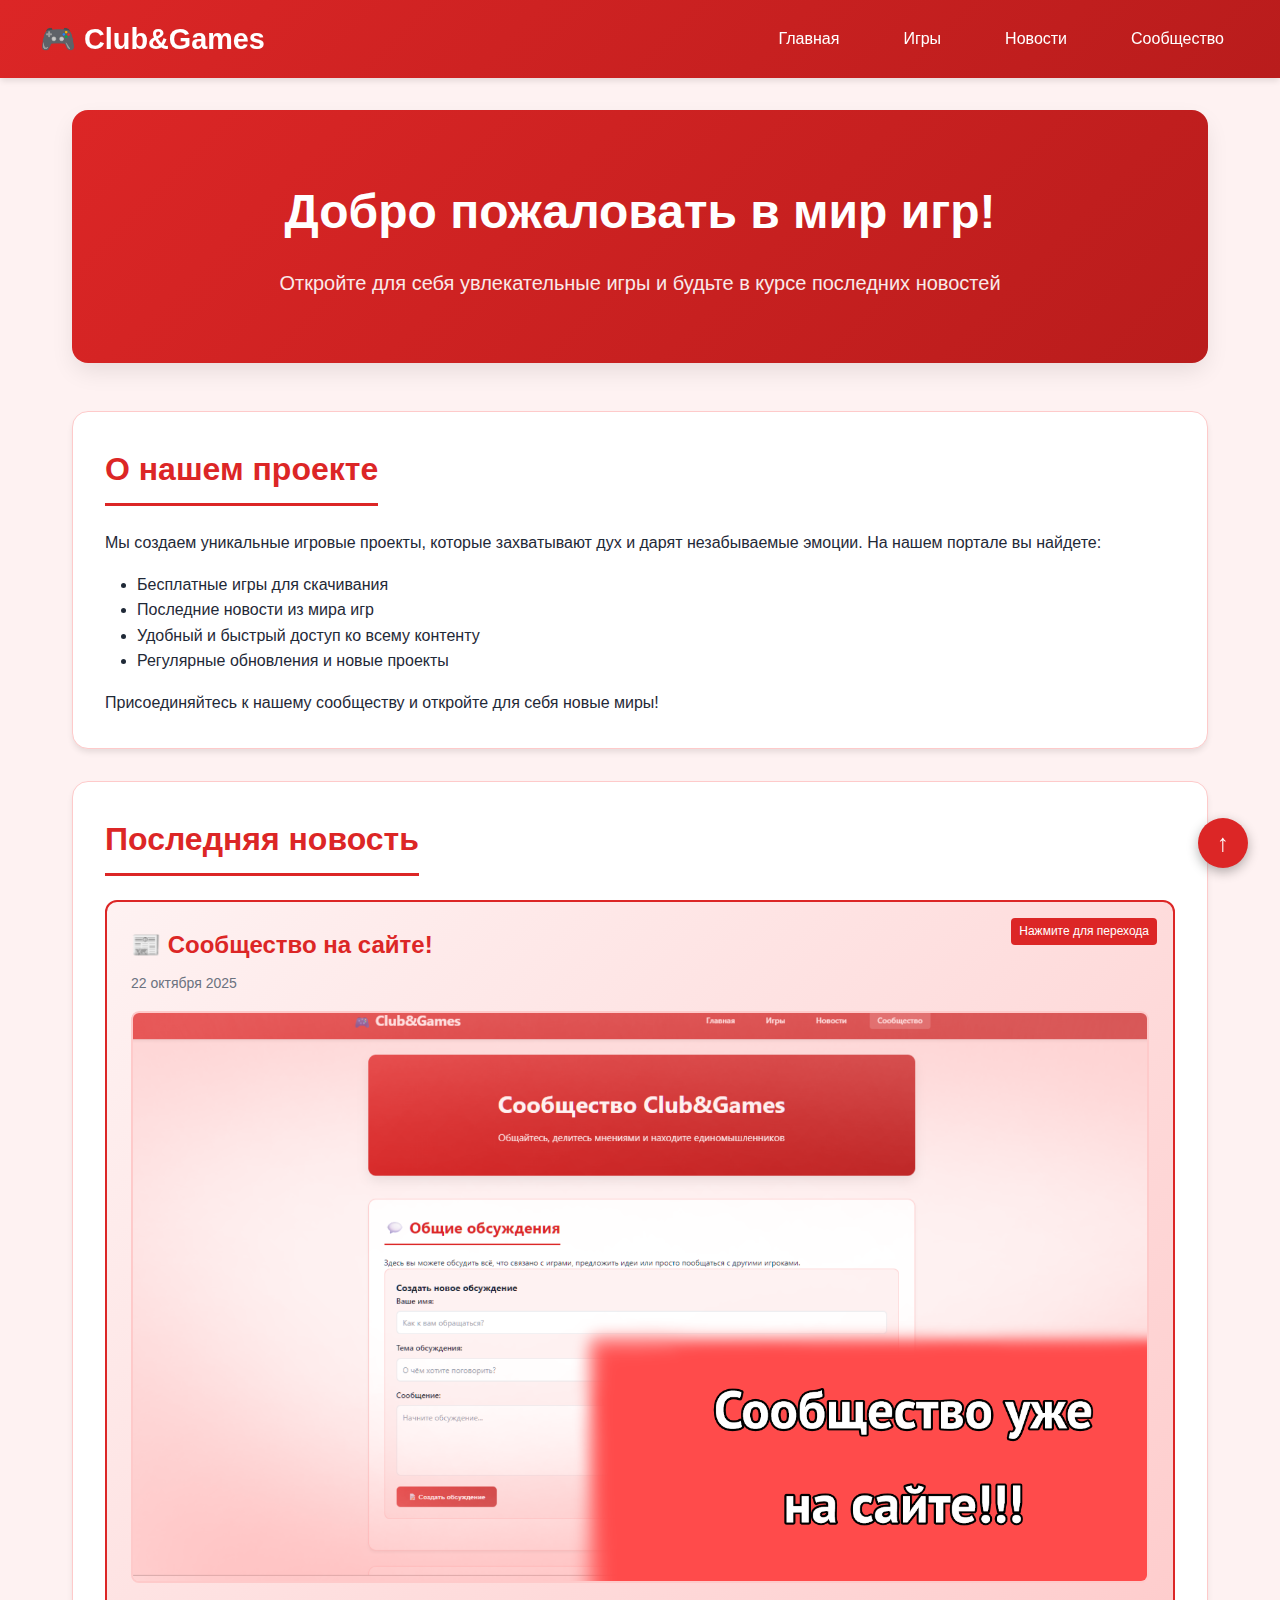
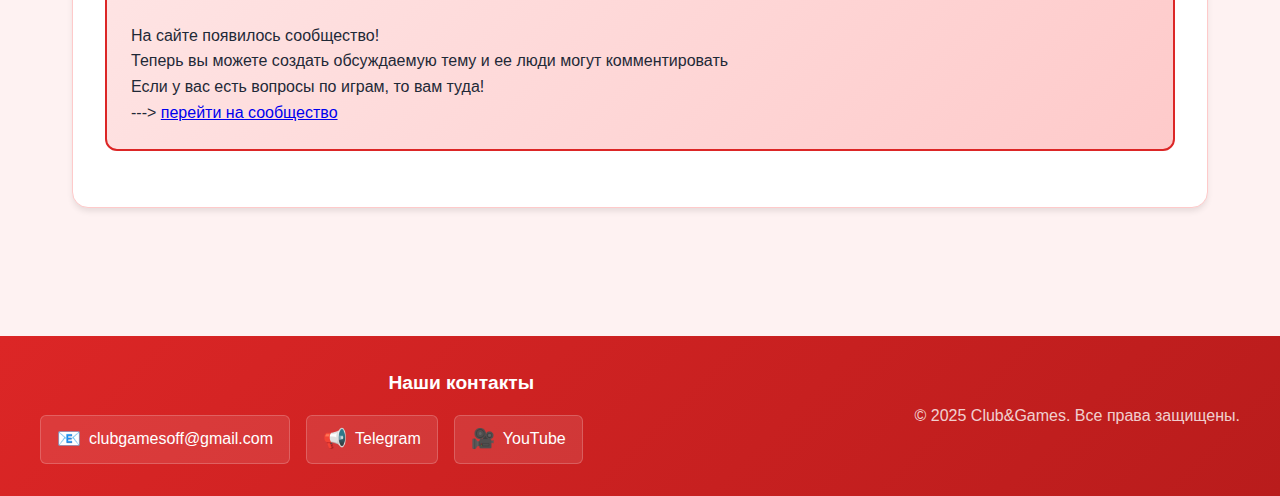
<file: index.html>
<!DOCTYPE html>
<html lang="ru">
<head>
    <meta charset="UTF-8">
    <meta name="viewport" content="width=device-width, initial-scale=1.0">
    <title>Главная - Club&Games</title>
    <link rel="stylesheet" href="style.css">
</head>
<body>
    <header>
        <nav class="navbar">
            <div class="nav-content">
                <a href="index.html" class="nav-brand">🎮 Club&Games</a>
                <ul class="nav-links">
                    <li><a href="index.html">Главная</a></li>
                    <li><a href="games.html">Игры</a></li>
                    <li><a href="news.html">Новости</a></li>
                    <li><a href="community.html">Сообщество</a></li> <!-- Добавьте эту строку -->
                </ul>
            </div>
        </nav>
    </header>

    <main class="container">
        <section class="hero">
            <h1>Добро пожаловать в мир игр!</h1>
            <p>Откройте для себя увлекательные игры и будьте в курсе последних новостей</p>
        </section>

        <section class="content-section">
            <h2>О нашем проекте</h2>
            <p>Мы создаем уникальные игровые проекты, которые захватывают дух и дарят незабываемые эмоции. На нашем портале вы найдете:</p>
            <ul style="margin: 1rem 0; padding-left: 2rem;">
                <li>Бесплатные игры для скачивания</li>
                <li>Последние новости из мира игр</li>
                <li>Удобный и быстрый доступ ко всему контенту</li>
                <li>Регулярные обновления и новые проекты</li>
            </ul>
            <p>Присоединяйтесь к нашему сообществу и откройте для себя новые миры!</p>
        </section>

        <section class="content-section">
            <h2>Последняя новость</h2>
            <div id="latest-news-container">
                <div class="news-card featured">
                    <h3>Загрузка новостей...</h3>
                    <p>Пожалуйста, подождите, новости загружаются.</p>
                </div>
            </div>
        </section>
    </main>

    <a href="#" class="back-to-top">↑</a>

    <footer>
        <div class="footer-content">
            <div class="footer-contacts">
                <h3>Наши контакты</h3>
                <div class="contact-links">
                    <a href="mailto:clubgamesoff@gmail.com?subject=Вопрос%20о%20Club%26Games&body=Здравствуйте!%20Пишу%20по%20поводу..."
                       class="contact-link"
                       title="Написать нам на почту">
                        <span class="contact-icon">📧</span>
                        clubgamesoff@gmail.com
                    </a>
                    <a href="https://t.me/kokochuna" class="contact-link" target="_blank">
                        <span class="contact-icon">📢</span>
                        Telegram
                    </a>
                    <a href="https://www.youtube.com/@kokochuna" class="contact-link" target="_blank">
                        <span class="contact-icon">🎥</span>
                        YouTube
                    </a>
                </div>
            </div>
            <div class="footer-copyright">
                <p>&copy; 2025 Club&Games. Все права защищены.</p>
            </div>
        </div>
    </footer>

    <script src="news-loader.js"></script>
</body>
</html>
</file>
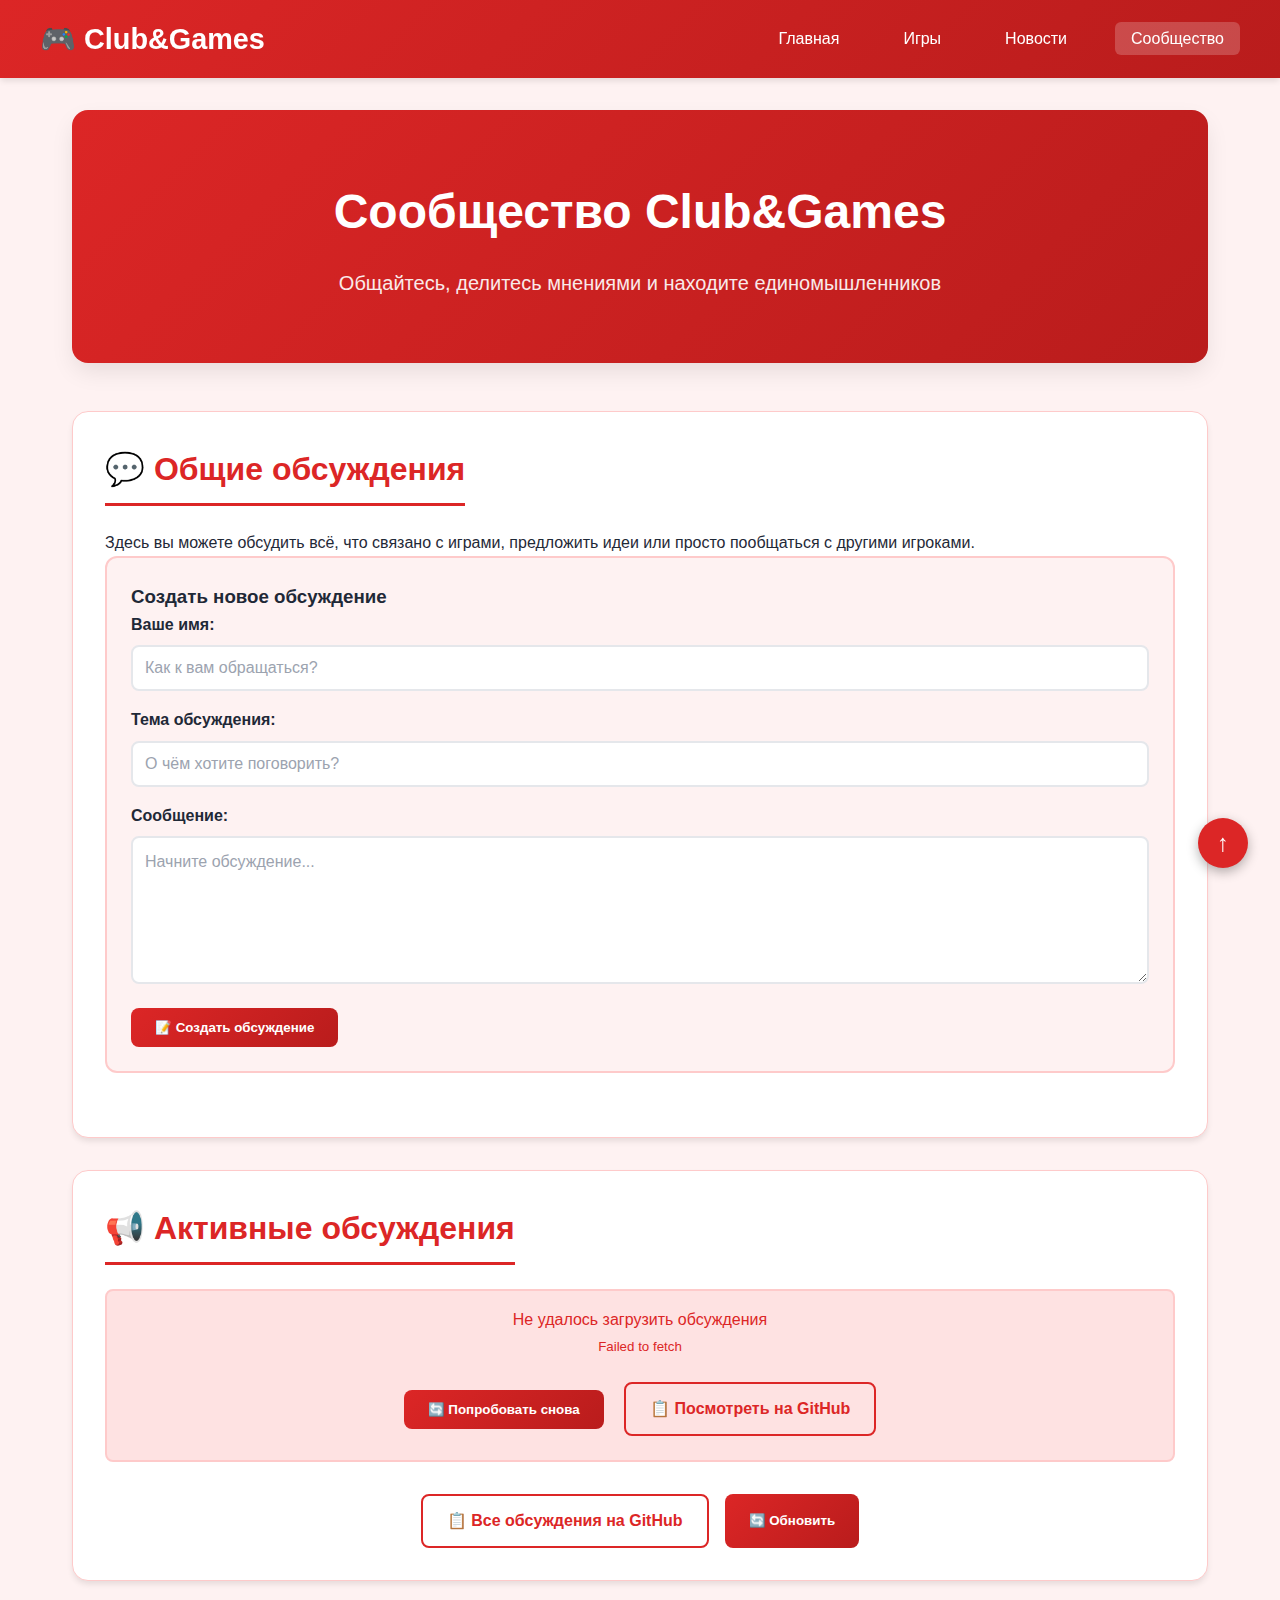
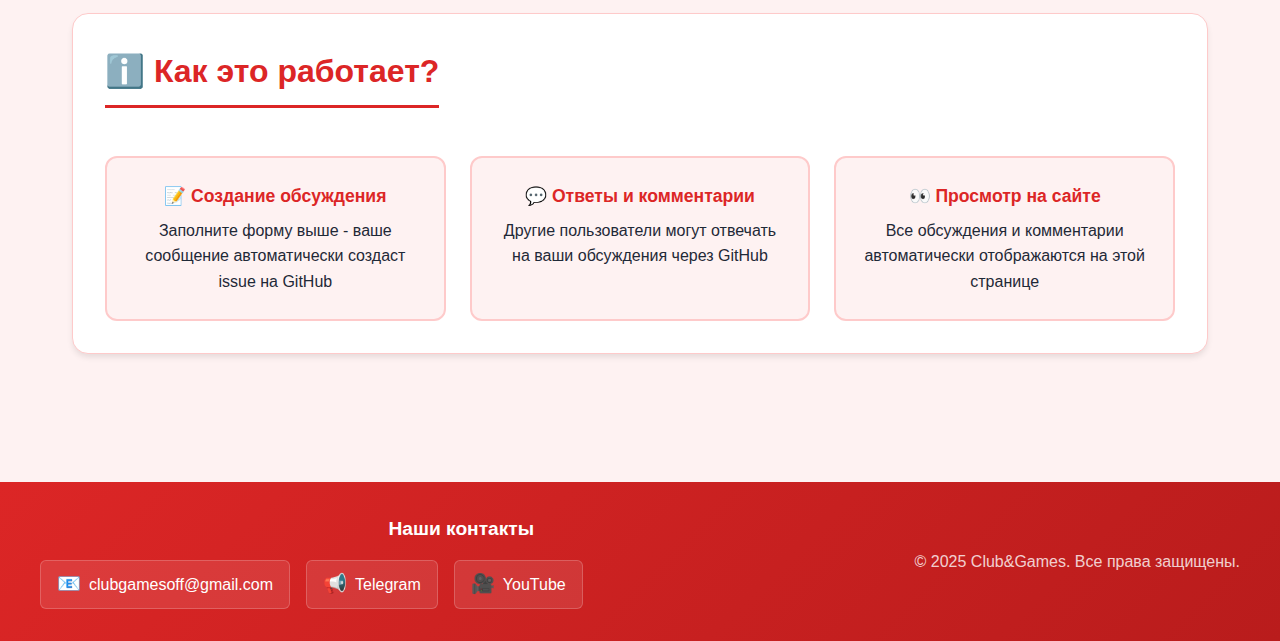
<file: community.html>
﻿<!DOCTYPE html>
<html lang="ru">
<head>
    <meta charset="UTF-8">
    <meta name="viewport" content="width=device-width, initial-scale=1.0">
    <title>Сообщество - Club&Games</title>
    <link rel="stylesheet" href="style.css">
</head>
<body>
    <header>
        <nav class="navbar">
            <div class="nav-content">
                <a href="index.html" class="nav-brand">🎮 Club&Games</a>
                <ul class="nav-links">
                    <li><a href="index.html">Главная</a></li>
                    <li><a href="games.html">Игры</a></li>
                    <li><a href="news.html">Новости</a></li>
                    <li><a href="community.html" class="active">Сообщество</a></li>
                </ul>
            </div>
        </nav>
    </header>

    <main class="container">
        <section class="hero">
            <h1>Сообщество Club&Games</h1>
            <p>Общайтесь, делитесь мнениями и находите единомышленников</p>
        </section>

        <section class="content-section">
            <h2>💬 Общие обсуждения</h2>
            <p>Здесь вы можете обсудить всё, что связано с играми, предложить идеи или просто пообщаться с другими игроками.</p>

            <div class="discussion-form">
                <h3>Создать новое обсуждение</h3>
                <form id="discussion-form">
                    <div class="form-group">
                        <label>Ваше имя:</label>
                        <input type="text" id="discussion-author" placeholder="Как к вам обращаться?" required>
                    </div>
                    <div class="form-group">
                        <label>Тема обсуждения:</label>
                        <input type="text" id="discussion-title" placeholder="О чём хотите поговорить?" required>
                    </div>
                    <div class="form-group">
                        <label>Сообщение:</label>
                        <textarea id="discussion-message" rows="5" placeholder="Начните обсуждение..." required></textarea>
                    </div>
                    <button type="submit" class="btn">
                        📝 Создать обсуждение
                    </button>
                </form>
            </div>
        </section>

        <section class="content-section">
            <h2>📢 Активные обсуждения</h2>
            <div id="discussions-container">
                <div class="loading-message">
                    <p>Загрузка обсуждений...</p>
                </div>
            </div>

            <div class="discussions-actions">
                <a href="https://github.com/ClubGames/club_games/issues?q=is:issue+label:discussion"
                   class="btn btn-outline" target="_blank">
                    📋 Все обсуждения на GitHub
                </a>
                <button onclick="loadDiscussions()" class="btn">
                    🔄 Обновить
                </button>
            </div>
        </section>

        <section class="content-section">
            <h2>ℹ️ Как это работает?</h2>
            <div class="info-cards">
                <div class="info-card">
                    <h3>📝 Создание обсуждения</h3>
                    <p>Заполните форму выше - ваше сообщение автоматически создаст issue на GitHub</p>
                </div>
                <div class="info-card">
                    <h3>💬 Ответы и комментарии</h3>
                    <p>Другие пользователи могут отвечать на ваши обсуждения через GitHub</p>
                </div>
                <div class="info-card">
                    <h3>👀 Просмотр на сайте</h3>
                    <p>Все обсуждения и комментарии автоматически отображаются на этой странице</p>
                </div>
            </div>
        </section>
    </main>

    <a href="#" class="back-to-top">↑</a>

    <footer>
        <div class="footer-content">
            <div class="footer-contacts">
                <h3>Наши контакты</h3>
                <div class="contact-links">
                    <a href="mailto:clubgamesoff@gmail.com?subject=Вопрос%20о%20Club%26Games&body=Здравствуйте!%20Пишу%20по%20поводу..."
                       class="contact-link"
                       title="Написать нам на почту">
                        <span class="contact-icon">📧</span>
                        clubgamesoff@gmail.com
                    </a>
                    <a href="https://t.me/kokochuna" class="contact-link" target="_blank">
                        <span class="contact-icon">📢</span>
                        Telegram
                    </a>
                    <a href="https://www.youtube.com/@kokochuna" class="contact-link" target="_blank">
                        <span class="contact-icon">🎥</span>
                        YouTube
                    </a>
                </div>
            </div>
            <div class="footer-copyright">
                <p>&copy; 2025 Club&Games. Все права защищены.</p>
            </div>
        </div>
    </footer>

    <script src="community.js"></script>
</body>
</html>
</file>
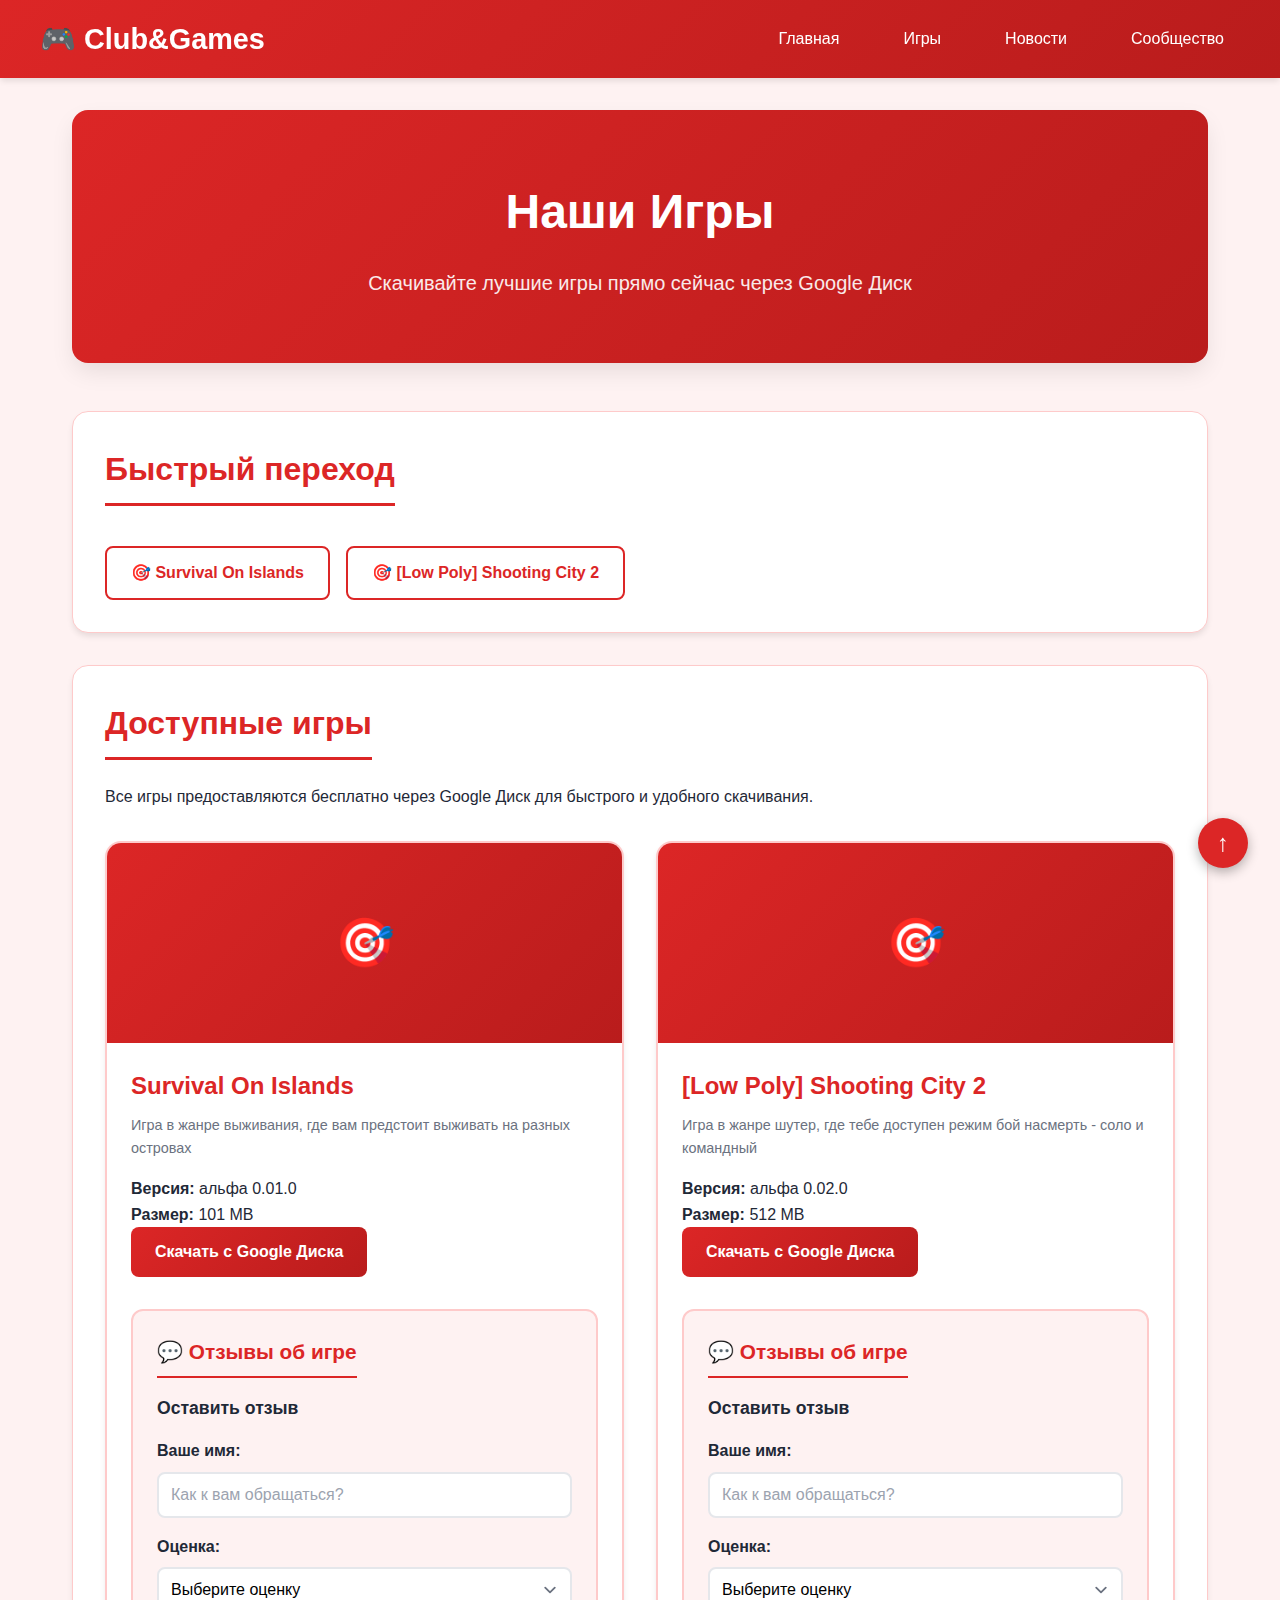
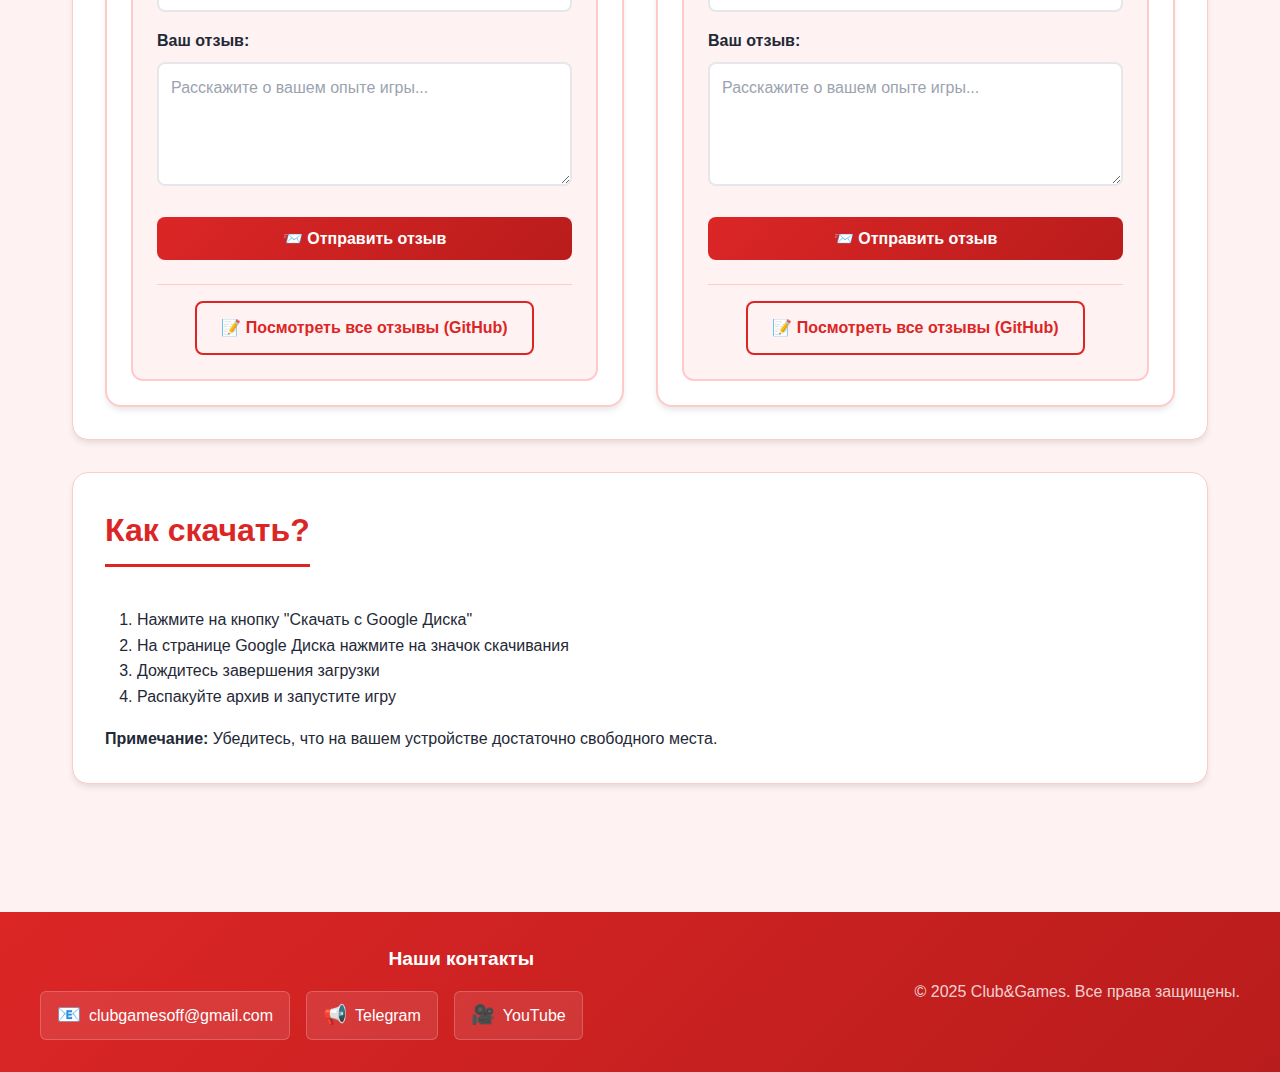
<file: games.html>
<!DOCTYPE html>
<html lang="ru">
<head>
    <meta charset="UTF-8">
    <meta name="viewport" content="width=device-width, initial-scale=1.0">
    <title>Игры - Club&Games</title>
    <link rel="stylesheet" href="style.css">
</head>
<body>
    <header>
        <nav class="navbar">
            <div class="nav-content">
                <a href="index.html" class="nav-brand">🎮 Club&Games</a>
                <ul class="nav-links">
                    <li><a href="index.html">Главная</a></li>
                    <li><a href="games.html">Игры</a></li>
                    <li><a href="news.html">Новости</a></li>
                    <li><a href="community.html">Сообщество</a></li> <!-- Добавьте эту строку -->
                </ul>
            </div>
        </nav>
    </header>

    <main class="container">
        <section class="hero">
            <h1>Наши Игры</h1>
            <p>Скачивайте лучшие игры прямо сейчас через Google Диск</p>
        </section>

        <section class="content-section">
            <h2>Быстрый переход</h2>
            <div class="quick-nav">
                <a href="#survival-on-islands" class="btn btn-outline">🎯 Survival On Islands</a>
                <a href="#sc2" class="btn btn-outline">🎯 [Low Poly] Shooting City 2</a>
            </div>
        </section>

        <section class="content-section">
            <h2>Доступные игры</h2>
            <p>Все игры предоставляются бесплатно через Google Диск для быстрого и удобного скачивания.</p>

            <div class="game-grid">
                <div class="game-card" id="survival-on-islands">
                    <div class="game-image">🎯</div>
                    <div class="game-content">
                        <h3>Survival On Islands</h3>
                        <p class="game-description">Игра в жанре выживания, где вам предстоит выживать на разных островах</p>
                        <p><strong>Версия:</strong> альфа 0.01.0</p>
                        <p><strong>Размер:</strong> 101 MB</p>
                        <a href="https://drive.google.com/file/d/1Hr5sa8km4i4i2MX_CbRIP11Bz5zjpUuZ/view?usp=sharing" class="btn" target="_blank">Скачать с Google Диска</a>

                        <div class="reviews-section">
                            <h4>💬 Отзывы об игре</h4>

                            <div class="review-form">
                                <h5>Оставить отзыв</h5>
                                <form class="review-form-element" data-game="Survival On Islands">
                                    <div class="form-group">
                                        <label>Ваше имя:</label>
                                        <input type="text" name="name" placeholder="Как к вам обращаться?" required>
                                    </div>
                                    <div class="form-group">
                                        <label>Оценка:</label>
                                        <select name="rating" required>
                                            <option value="">Выберите оценку</option>
                                            <option value="5">⭐️⭐️⭐️⭐️⭐️ Отлично (5)</option>
                                            <option value="4">⭐️⭐️⭐️⭐️ Хорошо (4)</option>
                                            <option value="3">⭐️⭐️⭐️ Нормально (3)</option>
                                            <option value="2">⭐️⭐️ Плохо (2)</option>
                                            <option value="1">⭐️ Ужасно (1)</option>
                                        </select>
                                    </div>
                                    <div class="form-group">
                                        <label>Ваш отзыв:</label>
                                        <textarea name="comment" rows="4" placeholder="Расскажите о вашем опыте игры..." required></textarea>
                                    </div>
                                    <button type="submit" class="btn">
                                        📨 Отправить отзыв
                                    </button>
                                </form>
                            </div>

                            <div class="existing-reviews">
                                <a href="https://github.com/ClubGames/club_games/issues?q=is:issue+label:review+label:survival-on-islands+sort:created-desc"
                                   class="btn btn-outline" target="_blank">
                                    📝 Посмотреть все отзывы (GitHub)
                                </a>
                            </div>
                        </div>
                    </div>
                </div>

                <div class="game-card" id="sc2">
                    <div class="game-image">🎯</div>
                    <div class="game-content">
                        <h3>[Low Poly] Shooting City 2</h3>
                        <p class="game-description">Игра в жанре шутер, где тебе доступен режим бой насмерть - соло и командный</p>
                        <p><strong>Версия:</strong> альфа 0.02.0</p>
                        <p><strong>Размер:</strong> 512 MB</p>
                        <a href="https://drive.google.com/file/d/1rHUsyC3OTj1o90VtmXIlT2nDs_ChIZ5T/view?usp=sharing" class="btn" target="_blank">Скачать с Google Диска</a>

                        <div class="reviews-section">
                            <h4>💬 Отзывы об игре</h4>

                            <div class="review-form">
                                <h5>Оставить отзыв</h5>
                                <form class="review-form-element" data-game="[Low Poly] Shooting City 2">
                                    <div class="form-group">
                                        <label>Ваше имя:</label>
                                        <input type="text" name="name" placeholder="Как к вам обращаться?" required>
                                    </div>
                                    <div class="form-group">
                                        <label>Оценка:</label>
                                        <select name="rating" required>
                                            <option value="">Выберите оценку</option>
                                            <option value="5">⭐️⭐️⭐️⭐️⭐️ Отлично (5)</option>
                                            <option value="4">⭐️⭐️⭐️⭐️ Хорошо (4)</option>
                                            <option value="3">⭐️⭐️⭐️ Нормально (3)</option>
                                            <option value="2">⭐️⭐️ Плохо (2)</option>
                                            <option value="1">⭐️ Ужасно (1)</option>
                                        </select>
                                    </div>
                                    <div class="form-group">
                                        <label>Ваш отзыв:</label>
                                        <textarea name="comment" rows="4" placeholder="Расскажите о вашем опыте игры..." required></textarea>
                                    </div>
                                    <button type="submit" class="btn">
                                        📨 Отправить отзыв
                                    </button>
                                </form>
                            </div>

                            <div class="existing-reviews">
                                <a href="https://github.com/ClubGames/club_games/issues?q=is:issue+label:review+label:shooting-city-2+sort:created-desc"
                                   class="btn btn-outline" target="_blank">
                                    📝 Посмотреть все отзывы (GitHub)
                                </a>
                            </div>
                        </div>
                    </div>
                </div>
            </div>
        </section>

        <section class="content-section">
            <h2>Как скачать?</h2>
            <ol style="margin: 1rem 0; padding-left: 2rem;">
                <li>Нажмите на кнопку "Скачать с Google Диска"</li>
                <li>На странице Google Диска нажмите на значок скачивания</li>
                <li>Дождитесь завершения загрузки</li>
                <li>Распакуйте архив и запустите игру</li>
            </ol>
            <p><strong>Примечание:</strong> Убедитесь, что на вашем устройстве достаточно свободного места.</p>
        </section>
    </main>

    <a href="#" class="back-to-top">↑</a>

    <footer>
        <div class="footer-content">
            <div class="footer-contacts">
                <h3>Наши контакты</h3>
                <div class="contact-links">
                    <a href="mailto:clubgamesoff@gmail.com?subject=Вопрос%20о%20Club%26Games&body=Здравствуйте!%20Пишу%20по%20поводу..."
                       class="contact-link"
                       title="Написать нам на почту">
                        <span class="contact-icon">📧</span>
                        clubgamesoff@gmail.com
                    </a>
                    <a href="https://t.me/kokochuna" class="contact-link" target="_blank">
                        <span class="contact-icon">📢</span>
                        Telegram
                    </a>
                    <a href="https://www.youtube.com/@kokochuna" class="contact-link" target="_blank">
                        <span class="contact-icon">🎥</span>
                        YouTube
                    </a>
                </div>
            </div>
            <div class="footer-copyright">
                <p>&copy; 2025 Club&Games. Все права защищены.</p>
            </div>
        </div>
    </footer>
    <script src="reviews.js"></script>
</body>
</html>
</file>
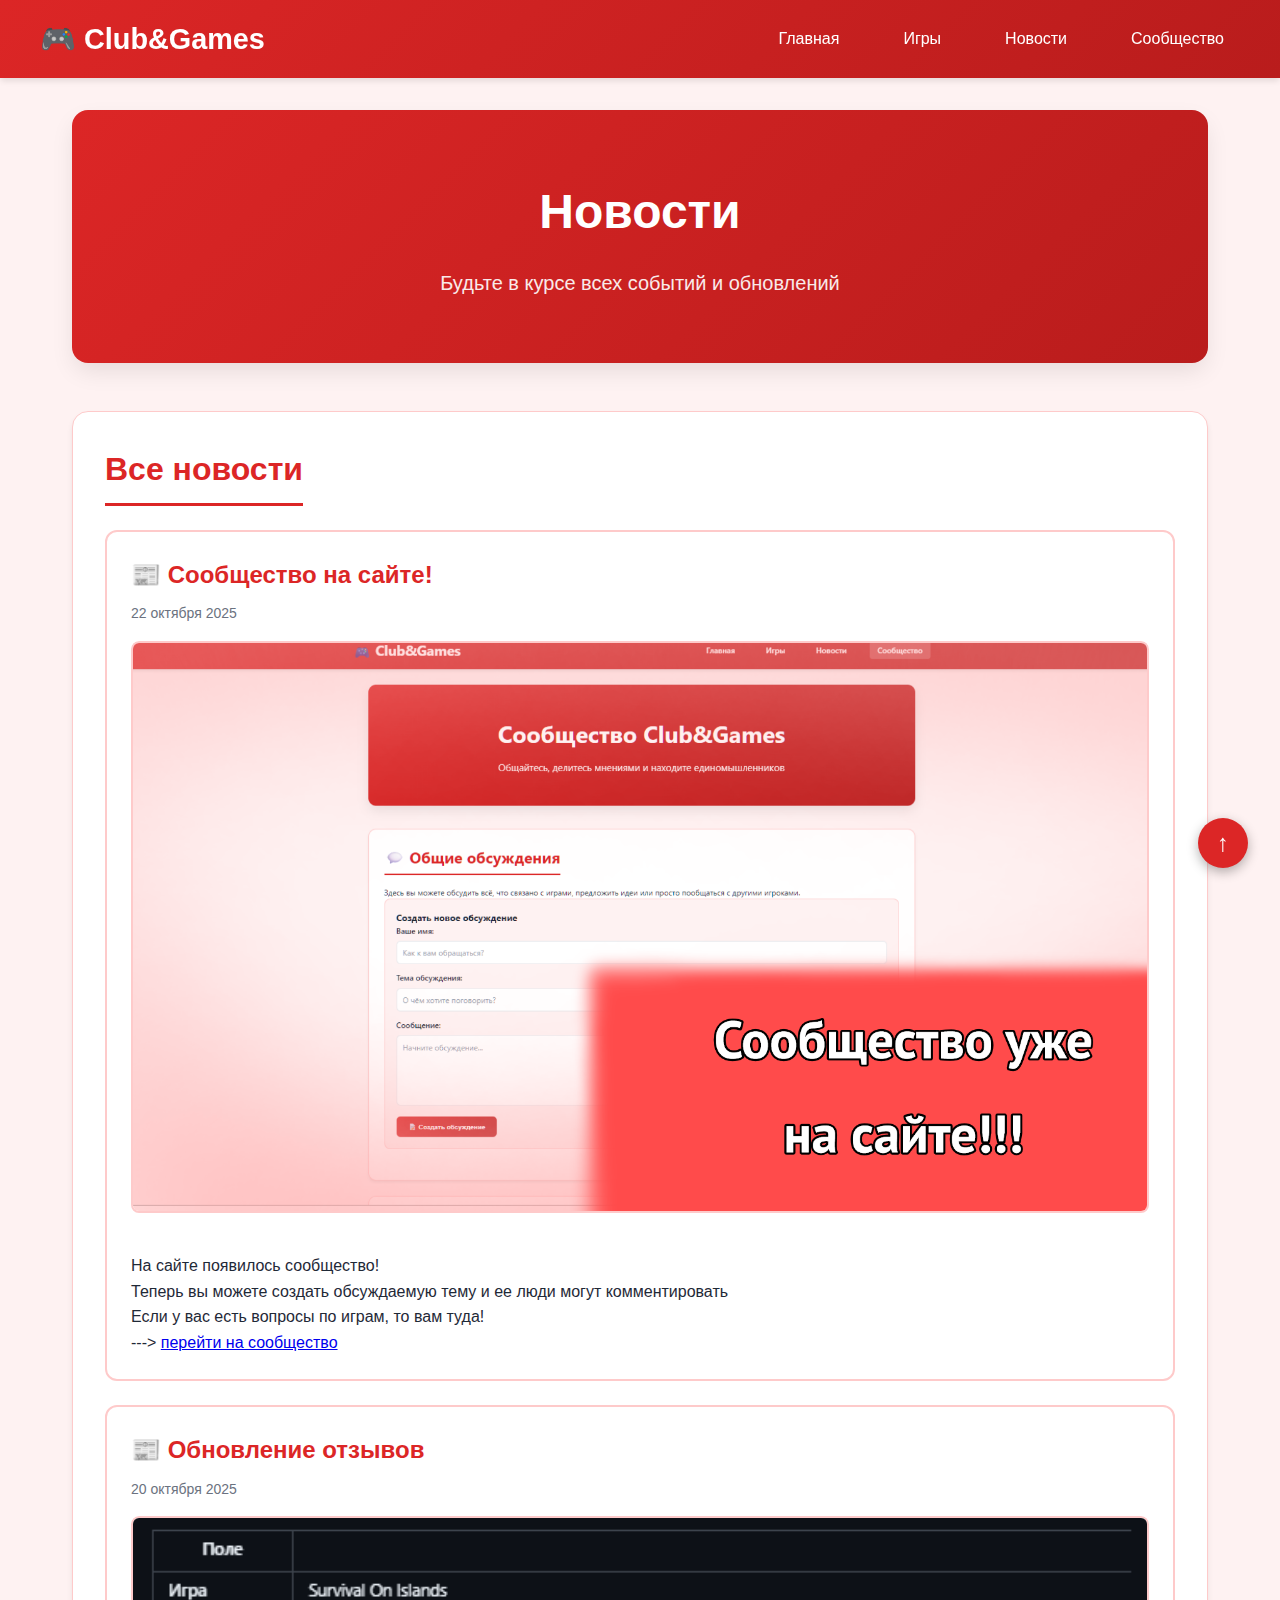
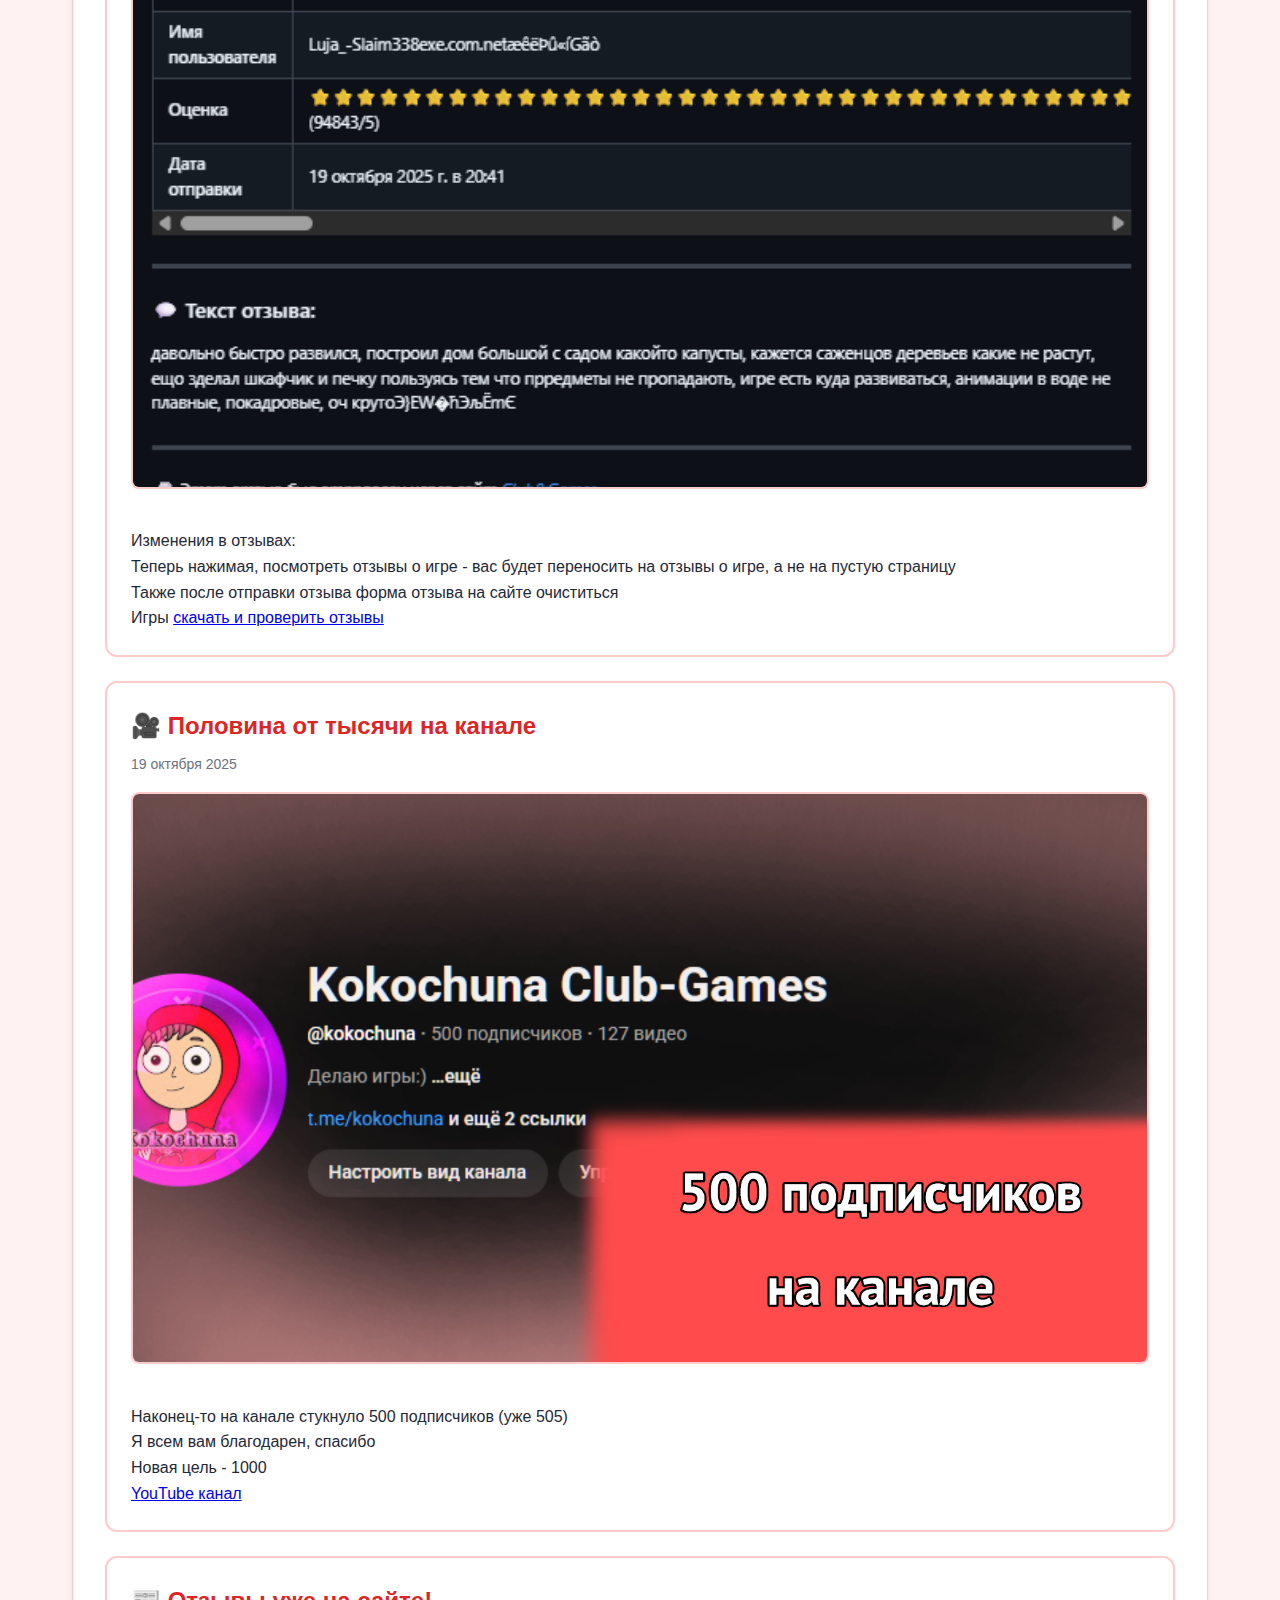
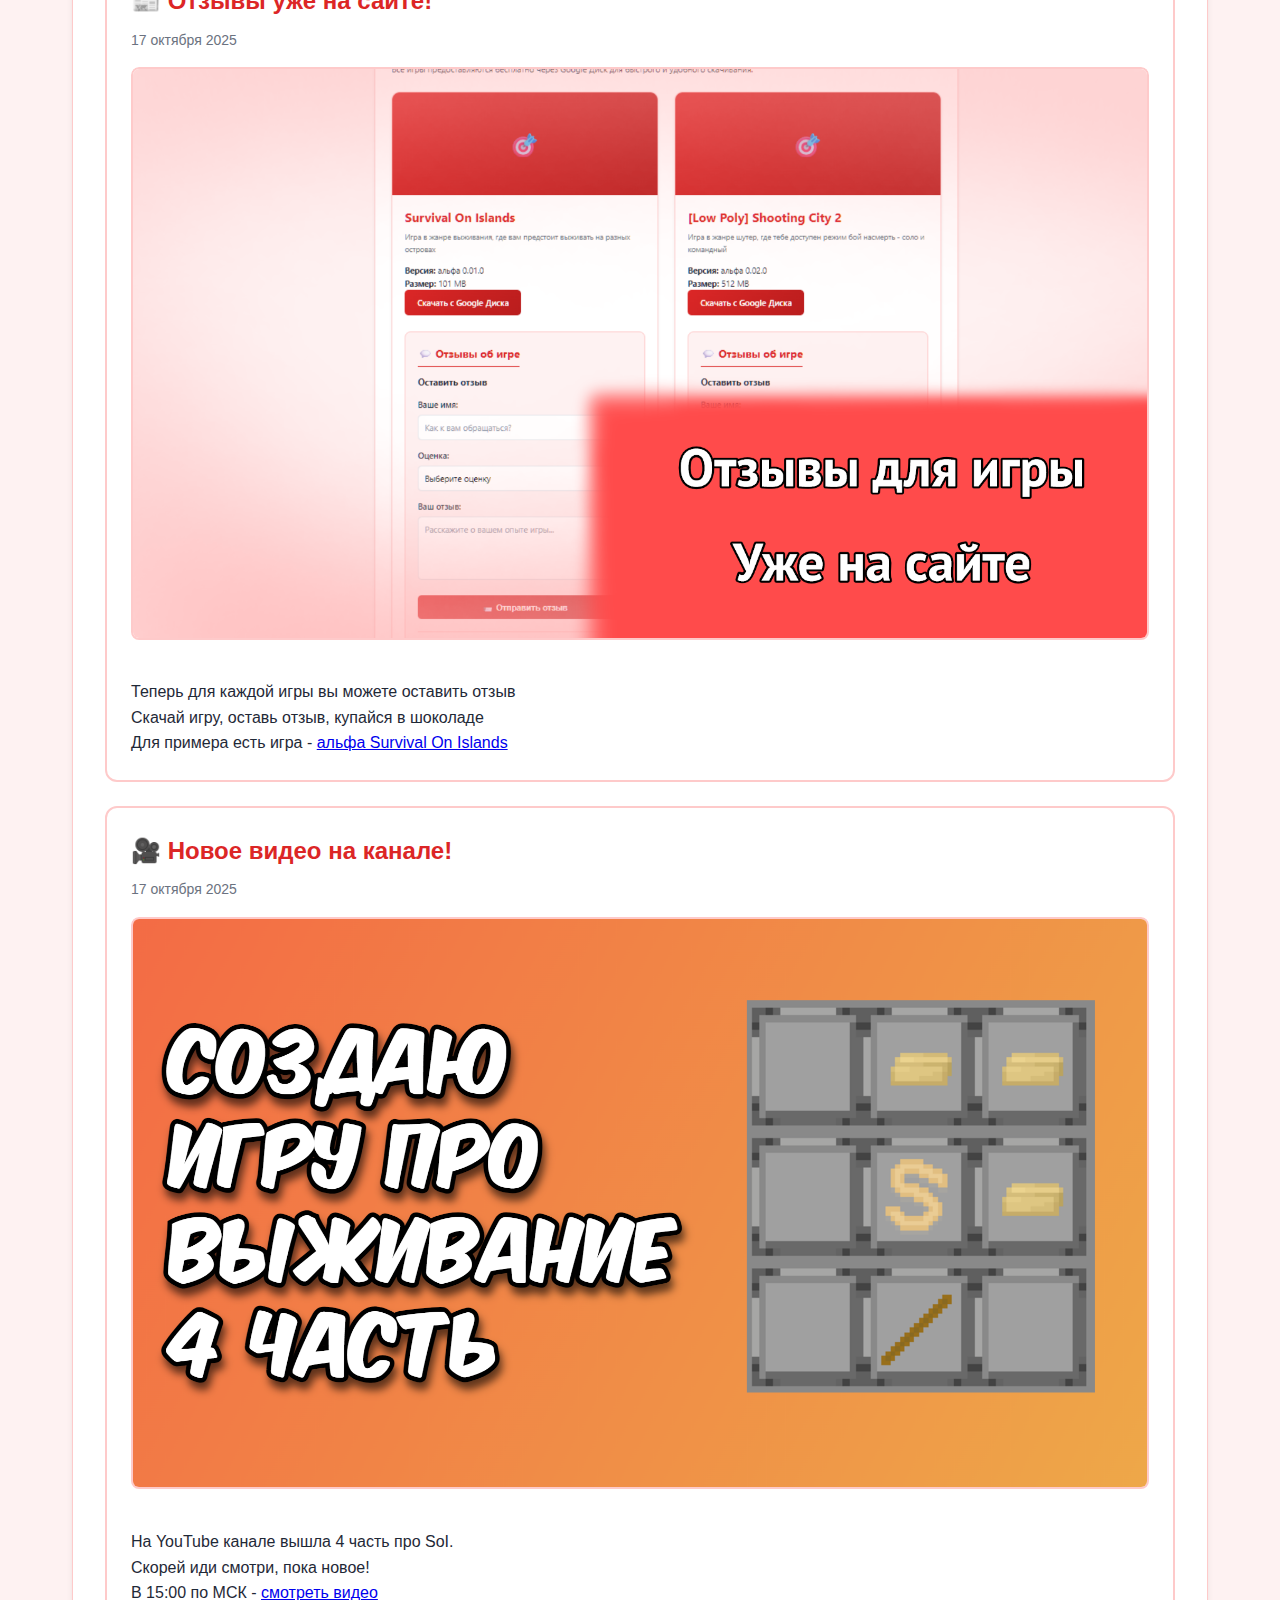
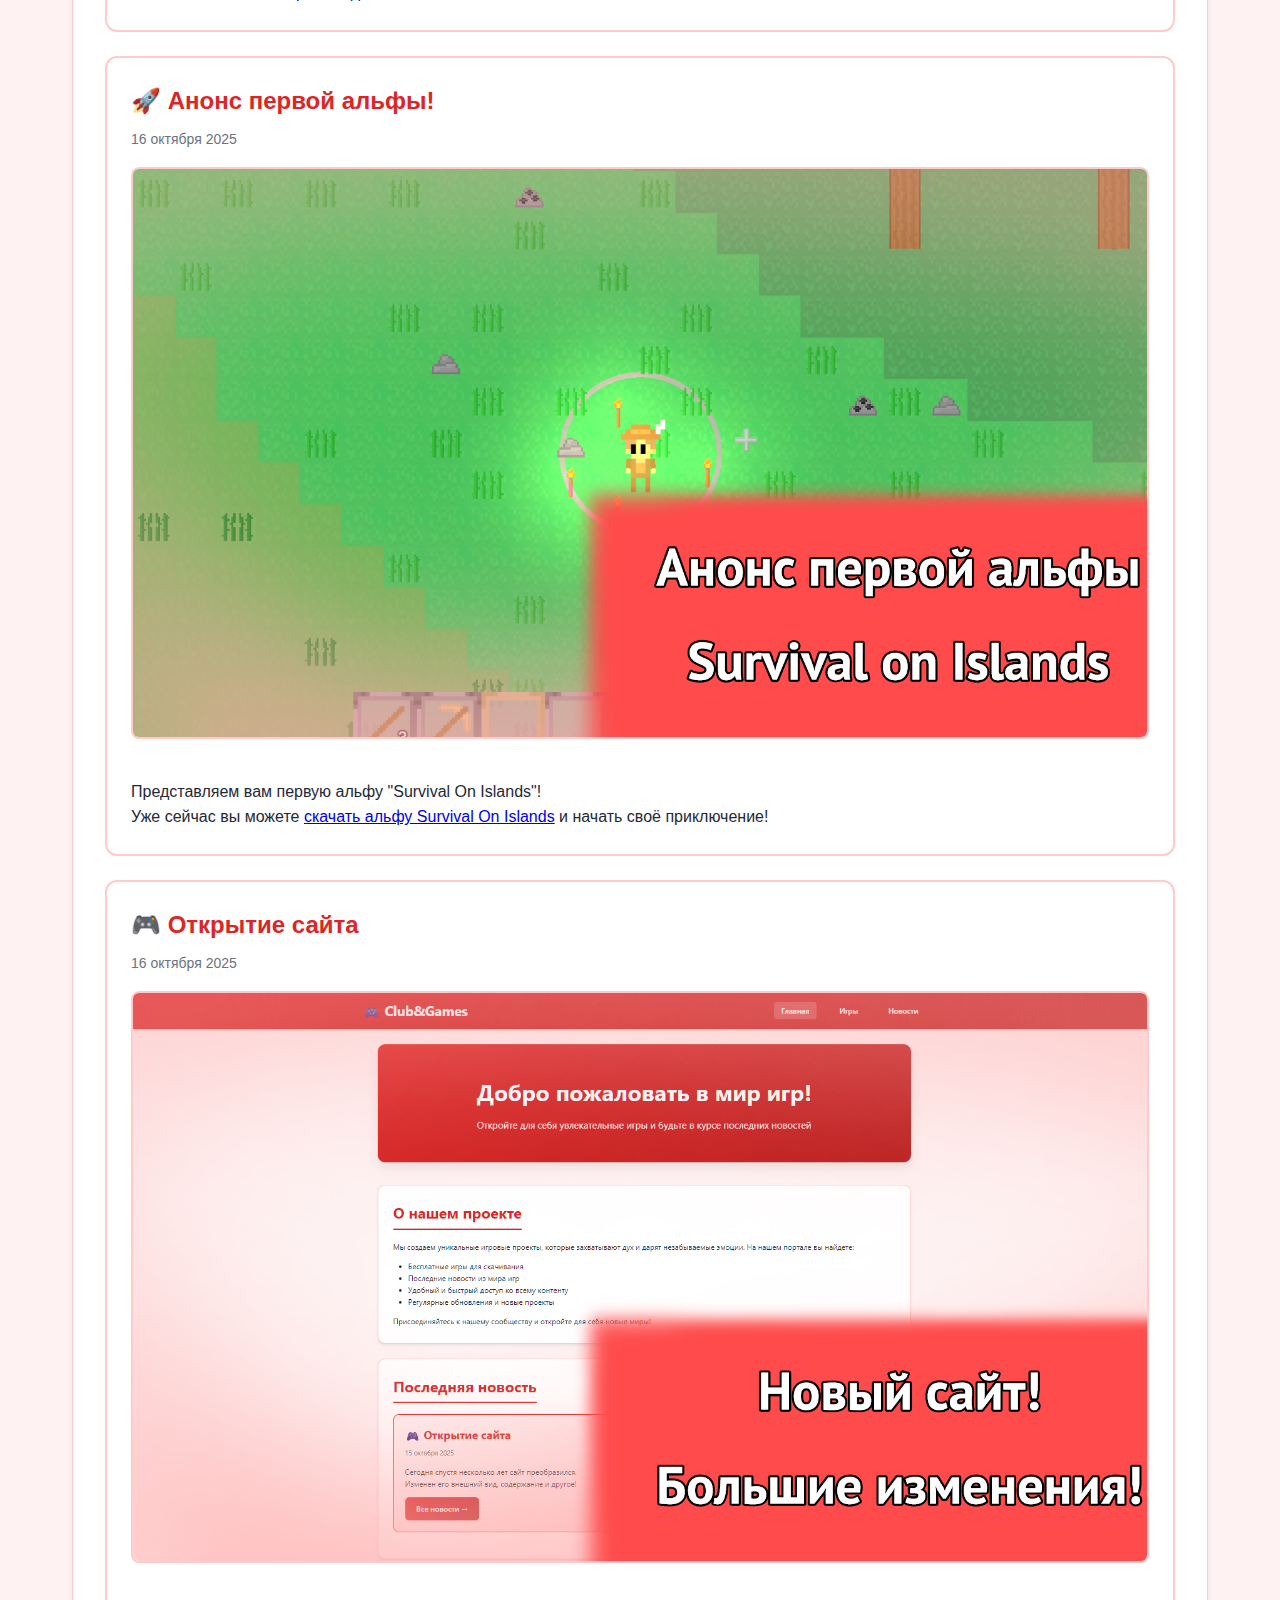
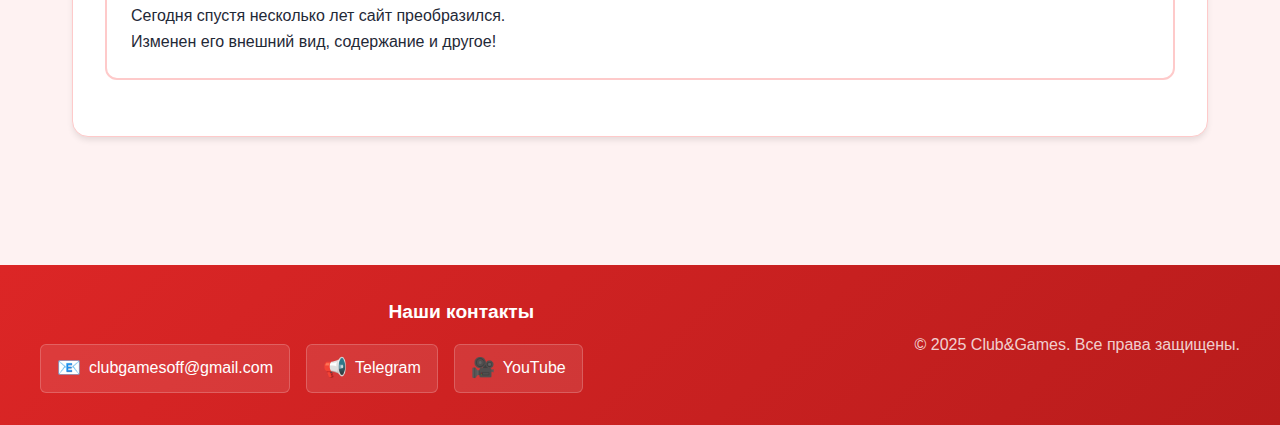
<file: news.html>
﻿<!DOCTYPE html>
<html lang="ru">
<head>
    <meta charset="UTF-8">
    <meta name="viewport" content="width=device-width, initial-scale=1.0">
    <title>Новости - Club&Games</title>
    <link rel="stylesheet" href="style.css">
</head>
<body>
    <header>
        <nav class="navbar">
            <div class="nav-content">
                <a href="index.html" class="nav-brand">🎮 Club&Games</a>
                <ul class="nav-links">
                    <li><a href="index.html">Главная</a></li>
                    <li><a href="games.html">Игры</a></li>
                    <li><a href="news.html">Новости</a></li>
                    <li><a href="community.html">Сообщество</a></li> <!-- Добавьте эту строку -->
                </ul>
            </div>
        </nav>
    </header>

    <main class="container">
        <section class="hero">
            <h1>Новости</h1>
            <p>Будьте в курсе всех событий и обновлений</p>
        </section>

        <section class="content-section">
            <h2>Все новости</h2>

            <div class="news-card news-with-image" id="news-Soobshestvo">
                <h3>📰 Сообщество на сайте!</h3>
                <span class="news-date">22 октября 2025</span>

                <div class="news-image-container">
                    <img src="assets/images/сообщество.png"
                         alt="Сообщество на сайте"
                         class="news-image">
                </div>

                <p>На сайте появилось сообщество!</p>
                <p>Теперь вы можете создать обсуждаемую тему и ее люди могут комментировать</p>
                <p>Если у вас есть вопросы по играм, то вам туда!</p>
                <p>---> <a href="community.html">перейти на сообщество</a></p>
            </div>

            <div class="news-card news-with-image" id="news-OtziviUpdate">
                <h3>📰 Обновление отзывов</h3>
                <span class="news-date">20 октября 2025</span>

                <div class="news-image-container">
                    <img src="assets/images/Отзыв.png"
                         alt="Обновление отзывов"
                         class="news-image">
                </div>

                <p>Изменения в отзывах:</p>
                <p>Теперь нажимая, посмотреть отзывы о игре - вас будет переносить на отзывы о игре, а не на пустую страницу</p>
                <p>Также после отправки отзыва форма отзыва на сайте очиститься</p>
                <p>Игры <a href="games.html">скачать и проверить отзывы</a></p>
            </div>

            <div class="news-card news-with-image" id="news-500podp">
                <h3>🎥 Половина от тысячи на канале</h3>
                <span class="news-date">19 октября 2025</span>

                <div class="news-image-container">
                    <img src="assets/images/500подп.png"
                         alt="Половина от тысячи на канале"
                         class="news-image">
                </div>

                <p>Наконец-то на канале стукнуло 500 подписчиков (уже 505)</p>
                <p>Я всем вам благодарен, спасибо</p>
                <p>Новая цель - 1000</p>
                <p><a href="https://www.youtube.com/@kokochuna">YouTube канал</a></p>
            </div>

            <div class="news-card news-with-image" id="news-Otzivi">
                <h3>📰 Отзывы уже на сайте!</h3>
                <span class="news-date">17 октября 2025</span>

                <div class="news-image-container">
                    <img src="assets/images/Отзывы.png"
                         alt="Отзывы уже на сайте!"
                         class="news-image">
                </div>

                <p>Теперь для каждой игры вы можете оставить отзыв</p>
                <p>Скачай игру, оставь отзыв, купайся в шоколаде</p>
                <p>Для примера есть игра - <a href="games.html#survival-on-islands">альфа Survival On Islands</a></p>
            </div>

            <div class="news-card news-with-image" id="news-SoI4part">
                <h3>🎥 Новое видео на канале!</h3>
                <span class="news-date">17 октября 2025</span>

                <div class="news-image-container">
                    <img src="assets/images/SoI4part.png"
                         alt="Новое видео!"
                         class="news-image">
                </div>

                <p>На YouTube канале вышла 4 часть про SoI.</p>
                <p>Скорей иди смотри, пока новое!</p>
                <p>В 15:00 по МСК - <a href="https://youtu.be/Ju5P-TI2qVA">смотреть видео</a></p>
            </div>

            <div class="news-card news-with-image" id="news-announcement">
                <h3>🚀 Анонс первой альфы!</h3>
                <span class="news-date">16 октября 2025</span>

                <div class="news-image-container">
                    <img src="assets/images/АнонсSoI.png"
                         alt="Анонс игры Survival On Islands"
                         class="news-image">
                </div>

                <p>Представляем вам первую альфу "Survival On Islands"!</p>
                <p>Уже сейчас вы можете <a href="games.html#survival-on-islands">скачать альфу Survival On Islands</a> и начать своё приключение!</p>
            </div>

            <div class="news-card news-with-image" id="news-opening">
                <h3>🎮 Открытие сайта</h3>
                <span class="news-date">16 октября 2025</span>

                <div class="news-image-container">
                    <img src="assets/images/FirstNews.png"
                         alt="Открытие сайта Club&Games"
                         class="news-image">
                </div>

                <p>Сегодня спустя несколько лет сайт преобразился.</p>
                <p>Изменен его внешний вид, содержание и другое!</p>
            </div>

        </section>
    </main>

    <a href="#" class="back-to-top">↑</a>

    <footer>
        <div class="footer-content">
            <div class="footer-contacts">
                <h3>Наши контакты</h3>
                <div class="contact-links">
                    <a href="mailto:clubgamesoff@gmail.com?subject=Вопрос%20о%20Club%26Games&body=Здравствуйте!%20Пишу%20по%20поводу..."
                       class="contact-link"
                       title="Написать нам на почту">
                        <span class="contact-icon">📧</span>
                        clubgamesoff@gmail.com
                    </a>
                    <a href="https://t.me/kokochuna" class="contact-link" target="_blank">
                        <span class="contact-icon">📢</span>
                        Telegram
                    </a>
                    <a href="https://www.youtube.com/@kokochuna" class="contact-link" target="_blank">
                        <span class="contact-icon">🎥</span>
                        YouTube
                    </a>
                </div>
            </div>
            <div class="footer-copyright">
                <p>&copy; 2025 Club&Games. Все права защищены.</p>
            </div>
        </div>
    </footer>
</body>
</html>
</file>
<file: style.css>
* {
    margin: 0;
    padding: 0;
    box-sizing: border-box;
}

:root {
    --primary-red: #dc2626;
    --dark-red: #b91c1c;
    --light-red: #fef2f2;
    --text-dark: #1f2937;
    --text-light: #6b7280;
    --white: #ffffff;
}

body {
    font-family: 'Segoe UI', Tahoma, Geneva, Verdana, sans-serif;
    line-height: 1.6;
    color: var(--text-dark);
    background-color: var(--light-red);
}

.navbar {
    background: linear-gradient(135deg, var(--primary-red), var(--dark-red));
    padding: 1rem 2rem;
    box-shadow: 0 4px 6px -1px rgba(0, 0, 0, 0.1);
    position: sticky;
    top: 0;
    z-index: 100;
}

.nav-content {
    max-width: 1200px;
    margin: 0 auto;
    display: flex;
    justify-content: space-between;
    align-items: center;
}

.nav-brand {
    font-size: 1.8rem;
    font-weight: bold;
    color: var(--white);
    text-decoration: none;
}

.nav-links {
    display: flex;
    list-style: none;
    gap: 2rem;
}

.nav-links a {
    color: var(--white);
    text-decoration: none;
    font-weight: 500;
    padding: 0.5rem 1rem;
    border-radius: 0.375rem;
    transition: all 0.3s ease;
}

.nav-links a:hover,
.nav-links a.active {
    background-color: rgba(255, 255, 255, 0.2);
    transform: translateY(-2px);
}

.container {
    max-width: 1200px;
    margin: 0 auto;
    padding: 2rem;
}

.hero {
    text-align: center;
    padding: 4rem 2rem;
    background: linear-gradient(135deg, var(--primary-red), var(--dark-red));
    color: var(--white);
    border-radius: 1rem;
    margin-bottom: 3rem;
    box-shadow: 0 10px 25px -3px rgba(0, 0, 0, 0.1);
}

.hero h1 {
    font-size: 3rem;
    margin-bottom: 1rem;
    font-weight: 700;
}

.hero p {
    font-size: 1.25rem;
    opacity: 0.9;
}

.content-section {
    background: var(--white);
    padding: 2rem;
    border-radius: 1rem;
    margin-bottom: 2rem;
    box-shadow: 0 4px 6px -1px rgba(0, 0, 0, 0.1);
    border: 1px solid #fecaca;
}

.content-section h2 {
    color: var(--primary-red);
    margin-bottom: 1.5rem;
    font-size: 2rem;
    border-bottom: 3px solid var(--primary-red);
    padding-bottom: 0.5rem;
    display: inline-block;
}

.news-card {
    background: var(--white);
    border: 2px solid #fecaca;
    border-radius: 0.75rem;
    padding: 1.5rem;
    margin-bottom: 1.5rem;
    transition: all 0.3s ease;
}

.news-card:hover {
    transform: translateY(-5px);
    box-shadow: 0 20px 25px -5px rgba(0, 0, 0, 0.1);
    border-color: var(--primary-red);
}

.news-card.featured {
    border-color: var(--primary-red);
    background: linear-gradient(135deg, #fef2f2, #fecaca);
}

.news-card h3 {
    color: var(--primary-red);
    margin-bottom: 0.5rem;
    font-size: 1.5rem;
}

.news-date {
    color: var(--text-light);
    font-size: 0.875rem;
    margin-bottom: 1rem;
    display: block;
}

.btn {
    display: inline-block;
    background: linear-gradient(135deg, var(--primary-red), var(--dark-red));
    color: var(--white);
    padding: 0.75rem 1.5rem;
    border-radius: 0.5rem;
    text-decoration: none;
    font-weight: 600;
    border: none;
    cursor: pointer;
    transition: all 0.3s ease;
    text-align: center;
}

.btn:hover {
    transform: translateY(-2px);
    box-shadow: 0 10px 20px -3px rgba(220, 38, 38, 0.3);
}

.btn-outline {
    background: transparent;
    border: 2px solid var(--primary-red);
    color: var(--primary-red);
}

.btn-outline:hover {
    background: var(--primary-red);
    color: var(--white);
}

.game-grid {
    display: grid;
    grid-template-columns: repeat(auto-fit, minmax(300px, 1fr));
    gap: 2rem;
    margin-top: 2rem;
}

.game-card {
    background: var(--white);
    border-radius: 1rem;
    overflow: hidden;
    box-shadow: 0 4px 6px -1px rgba(0, 0, 0, 0.1);
    transition: all 0.3s ease;
    border: 2px solid #fecaca;
}

.game-card:hover {
    transform: translateY(-10px);
    box-shadow: 0 25px 50px -12px rgba(0, 0, 0, 0.25);
}

.game-image {
    width: 100%;
    height: 200px;
    background: linear-gradient(135deg, var(--primary-red), var(--dark-red));
    display: flex;
    align-items: center;
    justify-content: center;
    color: var(--white);
    font-size: 3rem;
}

.game-content {
    padding: 1.5rem;
}

.game-content h3 {
    color: var(--primary-red);
    margin-bottom: 0.5rem;
    font-size: 1.5rem;
}

.game-description {
    color: var(--text-light);
    margin-bottom: 1rem;
    font-size: 0.9rem;
}

footer {
    background: linear-gradient(135deg, var(--primary-red), var(--dark-red));
    color: var(--white);
    text-align: center;
    padding: 2rem;
    margin-top: 4rem;
}

#latest-news-container {
    min-height: 100px;
}

.loading {
    opacity: 0.7;
}

.error-message {
    background: #fee2e2;
    border: 2px solid #fecaca;
    padding: 1rem;
    border-radius: 0.5rem;
    text-align: center;
    color: var(--primary-red);
}

.news-image {
    width: 100%;
    height: auto;
    aspect-ratio: 16 / 9;
    object-fit: cover;
    border-radius: 0.5rem;
    margin-bottom: 1rem;
    border: 2px solid #fecaca;
}

.news-image-container {
    position: relative;
    margin-bottom: 1rem;
    border-radius: 0.5rem;
    overflow: hidden;
}

.news-with-image {
    display: flex;
    flex-direction: column;
}

.image-placeholder {
    width: 100%;
    aspect-ratio: 16 / 9;
    background: linear-gradient(135deg, var(--primary-red), var(--dark-red));
    display: flex;
    align-items: center;
    justify-content: center;
    color: var(--white);
    border-radius: 0.5rem;
    margin-bottom: 1rem;
    font-size: 1.5rem;
    border: 2px solid #fecaca;
}

.footer-content {
    display: grid;
    grid-template-columns: 1fr auto;
    gap: 2rem;
    align-items: center;
    max-width: 1200px;
    margin: 0 auto;
}

.footer-contacts {
    display: flex;
    flex-direction: column;
    gap: 0.5rem;
}

    .footer-contacts h3 {
        color: var(--white);
        margin-bottom: 0.5rem;
        font-size: 1.2rem;
    }

.contact-links {
    display: flex;
    gap: 1rem;
    flex-wrap: wrap;
}

.contact-link {
    display: flex;
    align-items: center;
    gap: 0.5rem;
    color: var(--white);
    text-decoration: none;
    padding: 0.5rem 1rem;
    background-color: rgba(255, 255, 255, 0.1);
    border-radius: 0.375rem;
    transition: all 0.3s ease;
    border: 1px solid rgba(255, 255, 255, 0.2);
}

    .contact-link:hover {
        background-color: rgba(255, 255, 255, 0.2);
        transform: translateY(-2px);
        box-shadow: 0 4px 12px rgba(0, 0, 0, 0.2);
    }

.contact-icon {
    font-size: 1.2rem;
}

.footer-copyright {
    text-align: right;
    color: rgba(255, 255, 255, 0.8);
}

@media (max-width: 768px) {
    .footer-content {
        grid-template-columns: 1fr;
        text-align: center;
        gap: 1rem;
    }

    .contact-links {
        justify-content: center;
    }

    .footer-copyright {
        text-align: center;
    }

    .contact-link {
        padding: 0.4rem 0.8rem;
        font-size: 0.9rem;
    }
}

html {
    scroll-behavior: smooth;
}

.quick-nav {
    display: flex;
    gap: 1rem;
    flex-wrap: wrap;
    margin-top: 1rem;
}

.game-card:target {
    animation: highlight 2s ease;
    border-color: var(--primary-red);
    box-shadow: 0 0 0 3px rgba(220, 38, 38, 0.3);
}

@keyframes highlight {
    0% {
        box-shadow: 0 0 0 0 rgba(220, 38, 38, 0.7);
    }

    70% {
        box-shadow: 0 0 0 10px rgba(220, 38, 38, 0);
    }

    100% {
        box-shadow: 0 0 0 0 rgba(220, 38, 38, 0);
    }
}

.back-to-top {
    position: fixed;
    bottom: 2rem;
    right: 2rem;
    background: var(--primary-red);
    color: var(--white);
    width: 50px;
    height: 50px;
    border-radius: 50%;
    display: flex;
    align-items: center;
    justify-content: center;
    text-decoration: none;
    font-size: 1.5rem;
    box-shadow: 0 4px 12px rgba(0, 0, 0, 0.3);
    transition: all 0.3s ease;
    z-index: 99;
}

    .back-to-top:hover {
        transform: translateY(-3px);
        box-shadow: 0 6px 20px rgba(0, 0, 0, 0.4);
    }

.news-card[onclick] {
    cursor: pointer;
    transition: all 0.3s ease;
    position: relative;
}

    .news-card[onclick]:hover {
        transform: translateY(-5px);
        box-shadow: 0 15px 30px -5px rgba(0, 0, 0, 0.15);
        border-color: var(--primary-red);
    }

    .news-card[onclick]:active {
        transform: translateY(-2px);
    }

.reviews-section {
    margin-top: 2rem;
    padding: 1.5rem;
    background: var(--light-red);
    border-radius: 0.75rem;
    border: 2px solid #fecaca;
}

    .reviews-section h4 {
        color: var(--primary-red);
        margin-bottom: 1rem;
        font-size: 1.3rem;
        border-bottom: 2px solid var(--primary-red);
        padding-bottom: 0.5rem;
        display: inline-block;
    }

.review-form {
    margin-bottom: 1.5rem;
}

    .review-form h5 {
        color: var(--text-dark);
        margin-bottom: 1rem;
        font-size: 1.1rem;
    }

.form-group {
    margin-bottom: 1rem;
}

    .form-group label {
        display: block;
        margin-bottom: 0.5rem;
        font-weight: 600;
        color: var(--text-dark);
    }

    .form-group input,
    .form-group select,
    .form-group textarea {
        width: 100%;
        padding: 0.75rem;
        border: 2px solid #e5e7eb;
        border-radius: 0.5rem;
        font-size: 1rem;
        font-family: inherit;
        transition: all 0.3s ease;
        background: var(--white);
    }

        .form-group input:focus,
        .form-group select:focus,
        .form-group textarea:focus {
            outline: none;
            border-color: var(--primary-red);
            box-shadow: 0 0 0 3px rgba(220, 38, 38, 0.1);
        }

    .form-group textarea {
        resize: vertical;
        min-height: 100px;
    }

.existing-reviews {
    text-align: center;
    padding-top: 1rem;
    border-top: 1px solid #fecaca;
}

@media (max-width: 768px) {
    .reviews-section {
        padding: 1rem;
        margin-top: 1.5rem;
    }

    .form-group input,
    .form-group select,
    .form-group textarea {
        padding: 0.6rem;
    }
}

.review-form .btn {
    width: 100%;
    margin-top: 0.5rem;
    font-size: 1rem;
}

.form-group select {
    cursor: pointer;
    background-image: url("data:image/svg+xml,%3csvg xmlns='http://www.w3.org/2000/svg' fill='none' viewBox='0 0 20 20'%3e%3cpath stroke='%236b7280' stroke-linecap='round' stroke-linejoin='round' stroke-width='1.5' d='m6 8 4 4 4-4'/%3e%3c/svg%3e");
    background-position: right 0.5rem center;
    background-repeat: no-repeat;
    background-size: 1.5em 1.5em;
    padding-right: 2.5rem;
    -webkit-appearance: none;
    -moz-appearance: none;
    appearance: none;
}

.form-group input::placeholder,
.form-group textarea::placeholder {
    color: #9ca3af;
    opacity: 1;
}

.form-group textarea {
    line-height: 1.5;
}

.review-form-element.loading {
    opacity: 0.6;
    pointer-events: none;
}

    .review-form-element.loading .btn::after {
        content: '...';
        animation: loading 1.5s infinite;
    }

@keyframes loading {
    0%, 33% {
        content: '.';
    }

    34%, 66% {
        content: '..';
    }

    67%, 100% {
        content: '...';
    }
}
.click-indicator {
    position: absolute;
    top: 1rem;
    right: 1rem;
    background: var(--primary-red);
    color: white;
    padding: 0.25rem 0.5rem;
    border-radius: 0.25rem;
    font-size: 0.75rem;
    animation: pulse 2s infinite;
}

.review-form-element.loading {
    opacity: 0.6;
    pointer-events: none;
    position: relative;
}

    .review-form-element.loading::after {
        content: 'Отправка...';
        position: absolute;
        top: 50%;
        left: 50%;
        transform: translate(-50%, -50%);
        background: var(--primary-red);
        color: white;
        padding: 0.5rem 1rem;
        border-radius: 0.5rem;
        z-index: 10;
    }

@keyframes pulse {
    0% {
        opacity: 0.7;
    }

    50% {
        opacity: 1;
    }

    100% {
        opacity: 0.7;
    }
}

.contact-link[href^="mailto:"] {
    position: relative;
}

    .contact-link[href^="mailto:"]:hover::after {
        content: "Написать нам на почту";
        position: absolute;
        bottom: -35px;
        left: 50%;
        transform: translateX(-50%);
        background: var(--text-dark);
        color: white;
        padding: 0.4rem 0.8rem;
        border-radius: 0.375rem;
        font-size: 0.8rem;
        white-space: nowrap;
        z-index: 1000;
        box-shadow: 0 4px 6px -1px rgba(0, 0, 0, 0.1);
    }

.contact-link[href*="t.me"]:hover::after {
    content: "Наш Telegram канал";
    position: absolute;
    bottom: -35px;
    left: 50%;
    transform: translateX(-50%);
    background: var(--text-dark);
    color: white;
    padding: 0.4rem 0.8rem;
    border-radius: 0.375rem;
    font-size: 0.8rem;
    white-space: nowrap;
    z-index: 1000;
    box-shadow: 0 4px 6px -1px rgba(0, 0, 0, 0.1);
}

.contact-link[href*="youtube.com"]:hover::after {
    content: "Наш YouTube канал";
    position: absolute;
    bottom: -35px;
    left: 50%;
    transform: translateX(-50%);
    background: var(--text-dark);
    color: white;
    padding: 0.4rem 0.8rem;
    border-radius: 0.375rem;
    font-size: 0.8rem;
    white-space: nowrap;
    z-index: 1000;
    box-shadow: 0 4px 6px -1px rgba(0, 0, 0, 0.1);
}

.news-card:target {
    animation: news-highlight 2s ease;
    border: 2px solid var(--primary-red);
    box-shadow: 0 0 0 3px rgba(220, 38, 38, 0.2);
}

@keyframes news-highlight {
    0% {
        background-color: rgba(220, 38, 38, 0.1);
    }

    100% {
        background-color: transparent;
    }
}

@media (max-width: 768px) {
    .nav-content {
        flex-direction: column;
        gap: 1rem;
    }
    
    .nav-links {
        gap: 1rem;
    }
    
    .hero h1 {
        font-size: 2rem;
    }
    
    .container {
        padding: 1rem;
    }
    
    .game-grid {
        grid-template-columns: 1fr;
    }
}

/* Стили для страницы сообщества */
.discussion-form {
    background: var(--light-red);
    padding: 1.5rem;
    border-radius: 0.75rem;
    border: 2px solid #fecaca;
    margin-bottom: 2rem;
}

.discussion-card {
    background: var(--white);
    border: 2px solid #fecaca;
    border-radius: 0.75rem;
    padding: 1.5rem;
    margin-bottom: 1.5rem;
    transition: all 0.3s ease;
}

    .discussion-card:hover {
        transform: translateY(-3px);
        box-shadow: 0 10px 25px -5px rgba(0, 0, 0, 0.1);
    }

.discussion-header {
    display: flex;
    justify-content: between;
    align-items: flex-start;
    margin-bottom: 1rem;
    gap: 1rem;
}

    .discussion-header h3 {
        color: var(--primary-red);
        margin: 0;
        flex: 1;
    }

.discussion-date {
    color: var(--text-light);
    font-size: 0.875rem;
    white-space: nowrap;
}

.discussion-author {
    margin-bottom: 1rem;
}

.discussion-content {
    margin-bottom: 1rem;
    line-height: 1.6;
}

.discussion-stats {
    display: flex;
    justify-content: space-between;
    align-items: center;
    margin-bottom: 1rem;
    padding-top: 1rem;
    border-top: 1px solid #fecaca;
}

.comments-count {
    color: var(--text-light);
    font-size: 0.875rem;
}

.discussion-number {
    color: var(--text-light);
    font-size: 0.875rem;
    background: var(--light-red);
    padding: 0.25rem 0.5rem;
    border-radius: 0.25rem;
}

.discussion-actions {
    display: flex;
    gap: 1rem;
    flex-wrap: wrap;
}

.comments-container {
    margin-top: 1.5rem;
    padding-top: 1.5rem;
    border-top: 1px solid #fecaca;
}

    .comments-container.hidden {
        display: none;
    }

.comment-card {
    background: var(--light-red);
    border: 1px solid #fecaca;
    border-radius: 0.5rem;
    padding: 1rem;
    margin-bottom: 1rem;
}

    .comment-card:last-child {
        margin-bottom: 0;
    }

.comment-header {
    display: flex;
    justify-content: space-between;
    align-items: center;
    margin-bottom: 0.5rem;
}

.comment-author {
    color: var(--primary-red);
    font-size: 0.9rem;
}

.comment-date {
    color: var(--text-light);
    font-size: 0.8rem;
}

.comment-content {
    line-height: 1.5;
    font-size: 0.95rem;
}

.info-cards {
    display: grid;
    grid-template-columns: repeat(auto-fit, minmax(250px, 1fr));
    gap: 1.5rem;
    margin-top: 1.5rem;
}

.info-card {
    background: var(--light-red);
    padding: 1.5rem;
    border-radius: 0.75rem;
    border: 2px solid #fecaca;
    text-align: center;
}

    .info-card h3 {
        color: var(--primary-red);
        margin-bottom: 0.5rem;
        font-size: 1.1rem;
    }

.discussions-actions {
    display: flex;
    gap: 1rem;
    justify-content: center;
    margin-top: 2rem;
    flex-wrap: wrap;
}

.loading-message, .no-discussions, .no-comments {
    text-align: center;
    padding: 2rem;
    color: var(--text-light);
}

.error-message {
    background: #fee2e2;
    border: 2px solid #fecaca;
    padding: 1rem;
    border-radius: 0.5rem;
    text-align: center;
    color: var(--primary-red);
}

.error {
    color: var(--primary-red);
    text-align: center;
    padding: 1rem;
}

/* Адаптивность */
@media (max-width: 768px) {
    .discussion-header {
        flex-direction: column;
        gap: 0.5rem;
    }

    .discussion-actions {
        flex-direction: column;
    }

    .discussions-actions {
        flex-direction: column;
        align-items: center;
    }

    .info-cards {
        grid-template-columns: 1fr;
    }
}
</file>
